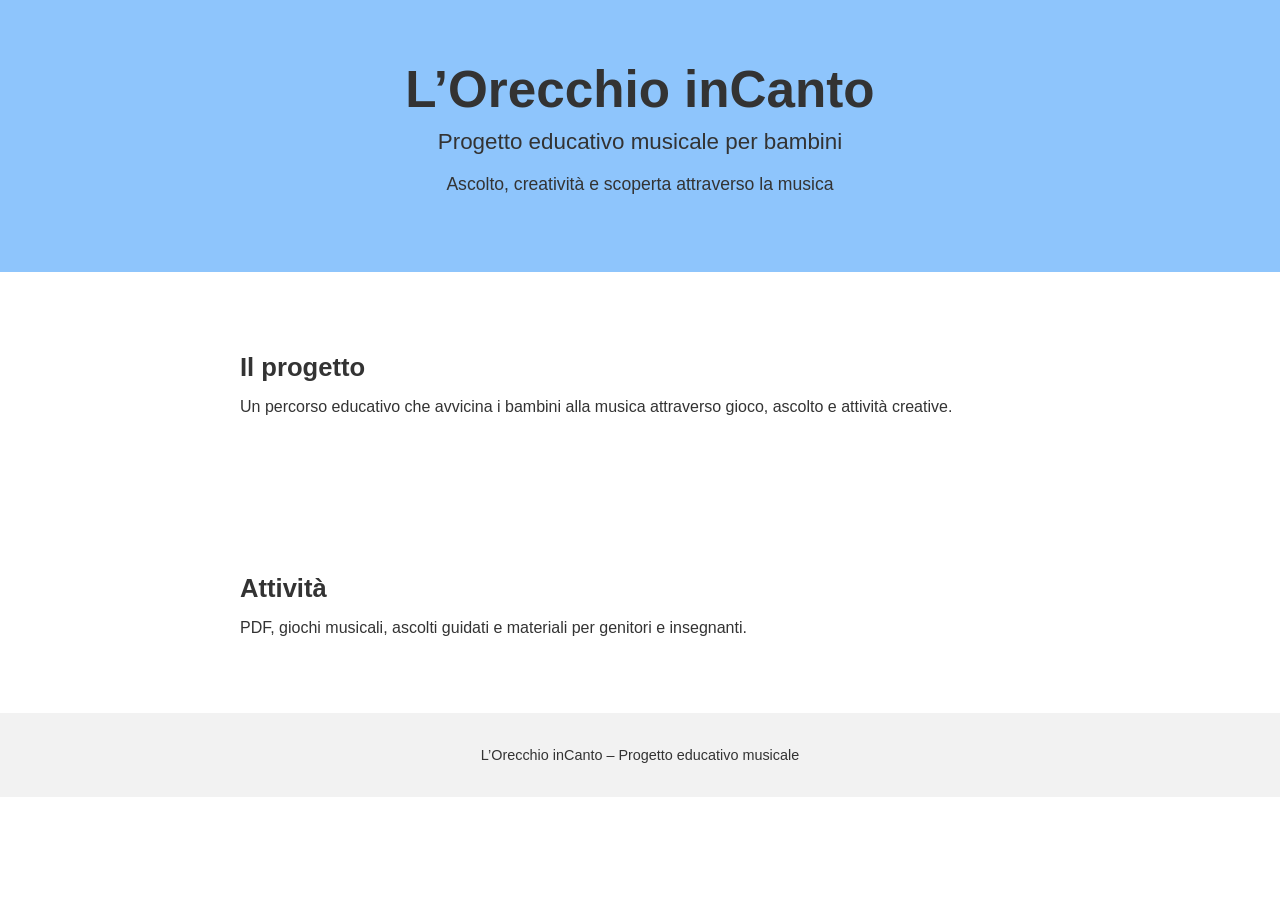
<file: index.html>
<!DOCTYPE html>
<html lang="it">
<head>
    <meta charset="UTF-8">
    <meta name="viewport" content="width=device-width, initial-scale=1.0">
    <title>L'Orecchio inCanto</title>

    <!-- COLLEGAMENTO CSS -->
    <link rel="stylesheet" href="style.css">
</head>

<body>

    <header class="hero">

        <h1>L’Orecchio inCanto</h1>

        <h2>Progetto educativo musicale per bambini</h2>

        <p>Ascolto, creatività e scoperta attraverso la musica</p>

    </header>

    <section class="content">
        <h2>Il progetto</h2>
        <p>
            Un percorso educativo che avvicina i bambini alla musica attraverso gioco, ascolto e attività creative.
        </p>
    </section>

    <section class="content">
        <h2>Attività</h2>
        <p>
            PDF, giochi musicali, ascolti guidati e materiali per genitori e insegnanti.
        </p>
    </section>

    <footer>
        <p>L’Orecchio inCanto – Progetto educativo musicale</p>
    </footer>

</body>
</html>
</file>
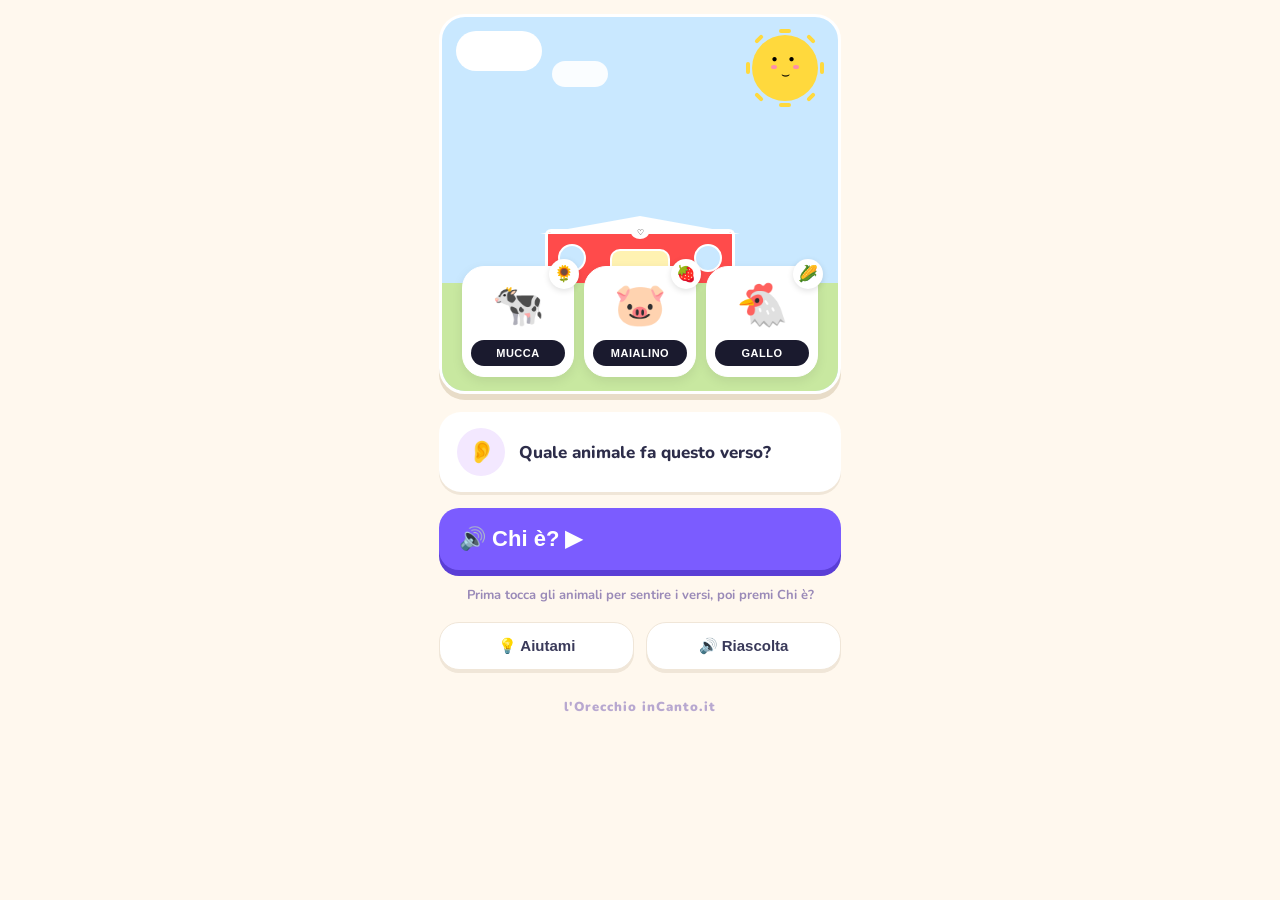
<file: play-OI-free-fattoria/index.html>
<!DOCTYPE html>
<html lang="it">
<head>
<meta charset="UTF-8">
<meta name="viewport" content="width=device-width, initial-scale=1.0">
<title>l'Orecchio inCanto</title>
<style>
@import url('https://fonts.googleapis.com/css2?family=Nunito:wght@700;800;900&display=swap');
*{box-sizing:border-box;margin:0;padding:0}
body{background:#FFF8EE;font-family:'Nunito',sans-serif;max-width:430px;margin:0 auto;padding:14px}
.card-top{position:relative;background:#C9E8FF;border-radius:26px;overflow:hidden;border:3px solid #fff;box-shadow:0 6px 0 #E8DCC8;min-height:380px}
.nuv{position:absolute;top:14px;left:14px;width:86px;height:40px;background:#fff;border-radius:30px;z-index:1}
.nuv2{position:absolute;top:44px;left:110px;width:56px;height:26px;background:#fff;border-radius:20px;z-index:1;opacity:.9}
.sole-wrap{position:absolute;top:6px;right:8px;width:90px;height:90px;z-index:2;animation:gira 12s linear infinite}
@keyframes gira{from{transform:rotate(0)}to{transform:rotate(360deg)}}
.sole{width:66px;height:66px;background:#FFD93D;border-radius:50%;margin:12px;position:relative;display:flex;align-items:center;justify-content:center}
.raggio{position:absolute;background:#FFD93D;border-radius:3px}
.r1{width:12px;height:4px;top:-6px;left:50%;transform:translateX(-50%)} .r2{width:12px;height:4px;bottom:-6px;left:50%;transform:translateX(-50%)}
.r3{width:4px;height:12px;left:-6px;top:50%;transform:translateY(-50%)} .r4{width:4px;height:12px;right:-6px;top:50%;transform:translateY(-50%)}
.r5{width:10px;height:4px;top:2px;right:2px;transform:rotate(45deg)} .r6{width:10px;height:4px;bottom:2px;left:2px;transform:rotate(45deg)}
.r7{width:10px;height:4px;top:2px;left:2px;transform:rotate(-45deg)} .r8{width:10px;height:4px;bottom:2px;right:2px;transform:rotate(-45deg)}
.sole .faccia{line-height:1;text-align:center}
.sole .occhi{font-size:10px;letter-spacing:4px}
.sole .guance{display:flex;justify-content:space-between;width:28px;margin:1px auto 0}
.sole .guance span{width:6px;height:4px;background:#FF8FA8;border-radius:50%;display:block}
.sole .bocca{font-size:14px;margin-top:-1px}
.fienile-wrap{position:absolute;bottom:108px;left:50%;transform:translateX(-50%);z-index:2}
.fienile{width:190px;height:54px;background:#FF4B4B;border:3px solid #fff;border-bottom:none;border-radius:6px 6px 0 0;position:relative}
.tetto{position:absolute;top:-16px;left:-8px;right:-8px;height:18px;background:#fff;clip-path:polygon(0 100%,50% 0,100% 100%)}
.cuore{position:absolute;top:-6px;left:50%;transform:translateX(-50%);background:#fff;width:18px;height:13px;border-radius:50%;display:flex;align-items:center;justify-content:center;font-size:8px}
.fin{position:absolute;top:12px;width:28px;height:28px;background:#C9E8FF;border:2px solid #fff;border-radius:50%}
.fin.sx{left:10px} .fin.dx{right:10px}
.porta{position:absolute;bottom:0;left:50%;transform:translateX(-50%);width:60px;height:34px;background:#FFF2B2;border:2px solid #fff;border-bottom:none;border-radius:10px 10px 0 0}
.prato{position:absolute;bottom:0;left:0;right:0;height:108px;background:#C8E8A0;z-index:1}
.animali{position:absolute;bottom:14px;left:0;right:0;display:flex;gap:10px;justify-content:center;padding:0 10px;z-index:3}
.an-card{width:112px;background:#fff;border-radius:22px;padding:8px 8px 10px;text-align:center;box-shadow:0 4px 12px rgba(0,0,0,.08);border:1.5px solid #fff;cursor:pointer;position:relative;transition:transform .15s}
.an-card:active{transform:translateY(2px)}
.an-card.wrong{animation:tremolio .5s}
.an-card.hint{animation:wiggle .6s 2}
@keyframes tremolio{0%,100%{transform:translateX(0)}15%{transform:translateX(-8px)}30%{transform:translateX(8px)}45%{transform:translateX(-6px)}60%{transform:translateX(6px)}}
.an-img{height:60px;display:flex;align-items:center;justify-content:center;font-size:42px}
.badge{position:absolute;top:-8px;right:-6px;width:30px;height:30px;background:#fff;border-radius:50%;display:flex;align-items:center;justify-content:center;font-size:16px;box-shadow:0 2px 6px rgba(0,0,0,.12)}
.an-card button{background:#1A1A2E;color:#fff;border:none;border-radius:20px;padding:7px 0;font-size:11px;font-weight:900;width:100%;margin-top:5px;letter-spacing:.5px;pointer-events:none}
.domanda{background:#fff;border-radius:22px;padding:16px 18px;display:flex;align-items:center;gap:14px;margin-top:18px;box-shadow:0 3px 0 #F0E6D8}
.domanda .ico{width:48px;height:48px;background:#F3E8FF;border-radius:50%;display:flex;align-items:center;justify-content:center;font-size:22px;flex-shrink:0}
.domanda p{font-size:17px;font-weight:800;color:#2D2D4A}
.btn-chi{width:100%;background:#7B5CFF;color:#fff;border:none;border-radius:20px;padding:18px 20px;font-size:22px;font-weight:900;margin-top:16px;box-shadow:0 6px 0 #5A3ED6;display:flex;align-items:center;justify-content:space-between;cursor:pointer}
.btn-chi:active{transform:translateY(4px);box-shadow:0 2px 0 #5A3ED6}
.hint-text{text-align:center;color:#9A8AB8;font-weight:700;font-size:13px;margin-top:16px}
.row2{display:grid;grid-template-columns:1fr 1fr;gap:12px;margin-top:18px}
.btn-b{background:#fff;border:1.5px solid #F0E6D8;border-radius:20px;padding:14px;font-weight:800;font-size:15px;box-shadow:0 3px 0 #F0E6D8;display:flex;align-items:center;justify-content:center;gap:8px;color:#3A3A5A;cursor:pointer}
.footer{margin-top:28px;text-align:center;padding-bottom:20px}
.footer .brand{font-size:13px;font-weight:900;color:#B8A8D0;letter-spacing:1px}
.msg{margin-top:14px;border-radius:18px;padding:14px 16px;animation:pop .35s;border:2.5px solid #2D2D4A}
.msg.err{background:#FFF3A0} .msg.err p{color:#5A3A00}
.msg.bravo{background:#C8FFD0} .msg.bravo p{color:#1A5A2A}
.msg p{font-weight:800;font-size:14px;line-height:1.3}
.conf{position:absolute;top:-10px;width:9px;height:12px;z-index:30;animation:caduta linear forwards}
@keyframes wiggle{0%,100%{transform:rotate(-6deg)}50%{transform:rotate(6deg)}}
@keyframes pop{0%{transform:scale(.88)}100%{transform:scale(1)}}
@keyframes caduta{0%{transform:translateY(-10px) rotate(0);opacity:1}100%{transform:translateY(380px) rotate(720deg);opacity:0}}
#confetti-wrap{position:absolute;inset:0;pointer-events:none;overflow:hidden;border-radius:26px;z-index:10}
</style>
</head>
<body>

<div class="card-top" id="scena">
  <div class="nuv"></div><div class="nuv2"></div>
  <div class="sole-wrap"><div class="sole">
    <div class="raggio r1"></div><div class="raggio r2"></div><div class="raggio r3"></div><div class="raggio r4"></div>
    <div class="raggio r5"></div><div class="raggio r6"></div><div class="raggio r7"></div><div class="raggio r8"></div>
    <div class="faccia"><div class="occhi">● ●</div><div class="guance"><span></span><span></span></div><div class="bocca">⌣</div></div>
  </div></div>
  <div class="fienile-wrap"><div class="fienile"><div class="tetto"></div><div class="cuore">♡</div><div class="fin sx"></div><div class="fin dx"></div><div class="porta"></div></div></div>
  <div class="prato"></div>
  <div class="animali">
    <div class="an-card" id="card-mucca" onclick="clickAnimale('mucca')"><div class="badge">🌻</div><div class="an-img">🐄</div><button>MUCCA</button></div>
    <div class="an-card" id="card-maialino" onclick="clickAnimale('maialino')"><div class="badge">🍓</div><div class="an-img">🐷</div><button>MAIALINO</button></div>
    <div class="an-card" id="card-gallo" onclick="clickAnimale('gallo')"><div class="badge">🌽</div><div class="an-img">🐔</div><button>GALLO</button></div>
  </div>
  <div id="confetti-wrap"></div>
</div>

<div class="domanda"><div class="ico">👂</div><p>Quale animale fa questo verso?</p></div>
<div id="msg-area"></div>

<button class="btn-chi" id="btnChi" onclick="iniziaGioco()">🔊 Chi è? ▶</button>
<div class="hint-text" id="hintText">Prima tocca gli animali per sentire i versi, poi premi Chi è?</div>
<div class="row2">
  <button class="btn-b" onclick="aiutami()">💡 Aiutami</button>
  <button class="btn-b" onclick="riAscolta()">🔊 Riascolta</button>
</div>

<div class="footer"><div class="brand">l'Orecchio inCanto.it</div></div>

<script>
const suoni = {
  mucca: new Audio('mucca.mp3'),
  maialino: new Audio('maialino.mp3'),
  gallo: new Audio('gallo.mp3')
};
let segreto=null;
let giocoAttivo=false;
let timer=null;

function nuovoSegreto(){
  const a=['mucca','maialino','gallo'];
  segreto=a[Math.floor(Math.random()*a.length)];
}
function suona(nome){
  try{ suoni[nome].currentTime=0; suoni[nome].play(); }catch(e){}
}
function mostra(tipo, testo, dura){
  clearTimeout(timer);
  const ar=document.getElementById('msg-area');
  ar.innerHTML='<div class="msg '+tipo+'"><p>'+testo+'</p></div>';
  if(dura){ timer=setTimeout(()=>{ar.innerHTML='';}, dura); }
}

// FASE 1: esplora - clicchi animali senti solo loro verso
function clickAnimale(nome){
  if(!giocoAttivo){
    // solo esplorazione
    suona(nome);
    return;
  }
  // FASE 2: gioco attivo - controlli se è giusto, senza suonare altri versi
  if(nome===segreto){
    // giusto
    const wrap=document.getElementById('confetti-wrap');
    const colori=['#FF4B4B','#FFD93D','#7B5CFF','#4DFF88','#4DB8FF'];
    for(let i=0;i<60;i++){
      const d=document.createElement('div'); d.className='conf';
      d.style.left=Math.random()*100+'%';
      d.style.background=colori[Math.floor(Math.random()*colori.length)];
      d.style.animationDuration=(1+Math.random()*1.2)+'s';
      d.style.animationDelay=Math.random()*.2+'s';
      wrap.appendChild(d); setTimeout(()=>d.remove(),2600);
    }
    suona(nome);
    mostra('bravo','Era proprio il '+segreto.toUpperCase()+'! 🎉 Complimenti!', 3000);
    giocoAttivo=false;
    document.getElementById('btnChi').innerHTML='🔊 Chi è? ▶';
    document.getElementById('hintText').textContent='Bravo! Tocca di nuovo gli animali, poi premi Chi è?';
    setTimeout(()=>{ nuovoSegreto(); document.getElementById('msg-area').innerHTML=''; }, 3000);
  }else{
    // sbagliato - solo tremolio e messaggio, non suona altro
    const card=document.getElementById('card-'+nome);
    card.classList.add('wrong'); setTimeout(()=>card.classList.remove('wrong'),600);
    mostra('err','Non era questa! Riprova... 👂', 3500);
  }
}

function iniziaGioco(){
  nuovoSegreto();
  giocoAttivo=true;
  suona(segreto);
  document.getElementById('btnChi').innerHTML='🔊 Ascolta...';
  document.getElementById('hintText').textContent='Ascolta bene! Quale animale è? Tocca la carta giusta!';
  document.getElementById('msg-area').innerHTML='';
  setTimeout(()=>{ document.getElementById('btnChi').innerHTML='🔊 Chi è? ▶'; }, 1500);
}

function riAscolta(){
  if(!segreto){ nuovoSegreto(); }
  if(!giocoAttivo){ giocoAttivo=true; document.getElementById('hintText').textContent='Ascolta bene! Quale animale è?'; }
  suona(segreto);
}

function aiutami(){
  if(!segreto){ nuovoSegreto(); giocoAttivo=true; }
  const c=document.getElementById('card-'+segreto);
  c.classList.add('hint'); setTimeout(()=>c.classList.remove('hint'),1100);
  mostra('err','Guarda bene... si muove un pochino! ✨', 3000);
}

nuovoSegreto();
</script>
</body>
</html>
</file>
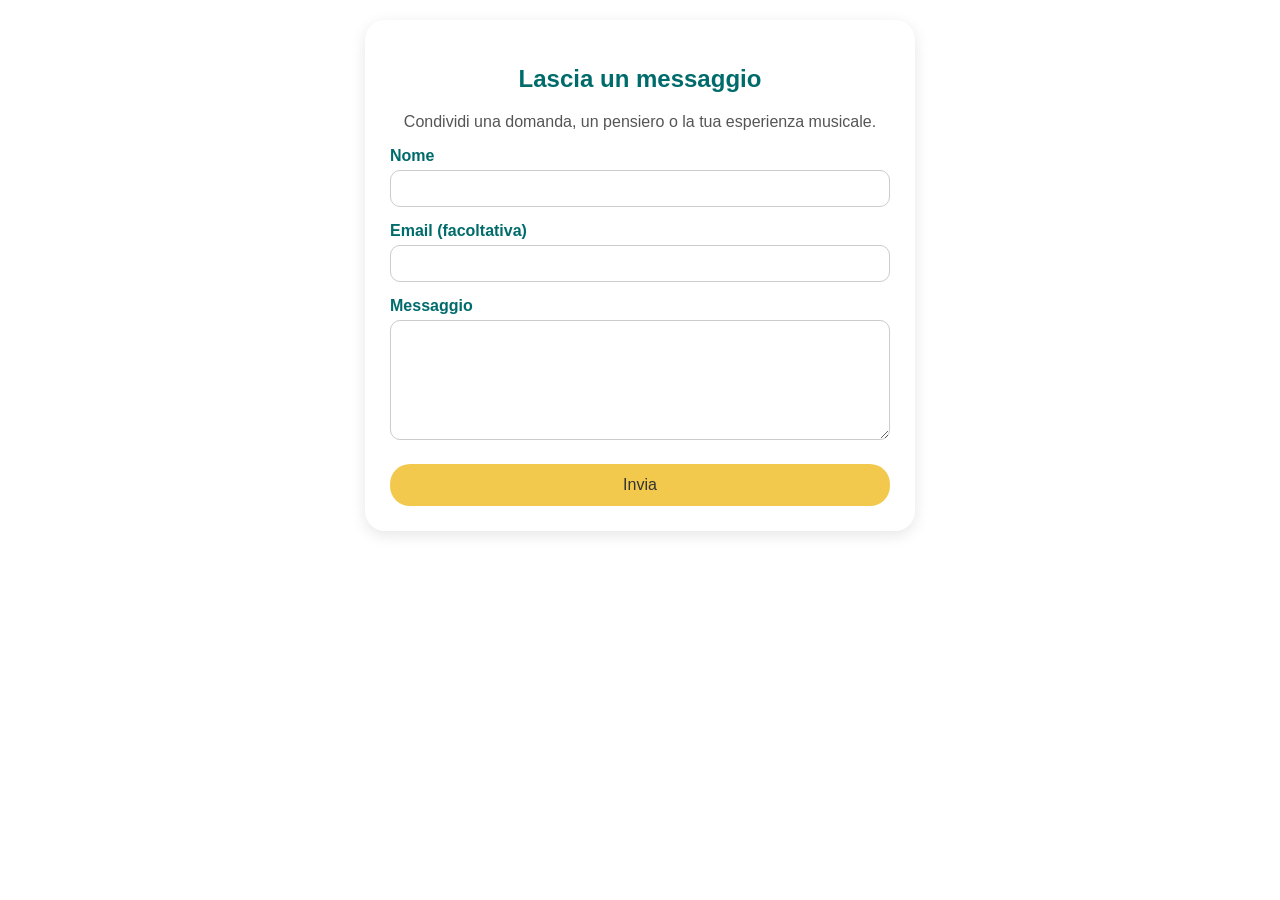
<file: messaggi.html>
<!DOCTYPE html>
<html lang="it">
<head>
    <meta charset="UTF-8">
    <meta name="viewport" content="width=device-width, initial-scale=1.0">
    <title>Lascia un messaggio - L'Orecchio inCanto</title>
    <link rel="stylesheet" href="messaggi.css">
</head>

<body>

<div class="widget-messaggi">

    <h2>Lascia un messaggio</h2>

    <p>Condividi una domanda, un pensiero o la tua esperienza musicale.</p>

    <form name="messaggi" method="POST" data-netlify="true">

        <label>Nome</label>
        <input type="text" name="nome">

        <label>Email (facoltativa)</label>
        <input type="email" name="email">

        <label>Messaggio</label>
        <textarea name="messaggio"></textarea>

        <button type="submit">Invia</button>

    </form>

</div>

</body>
</html>
</file>
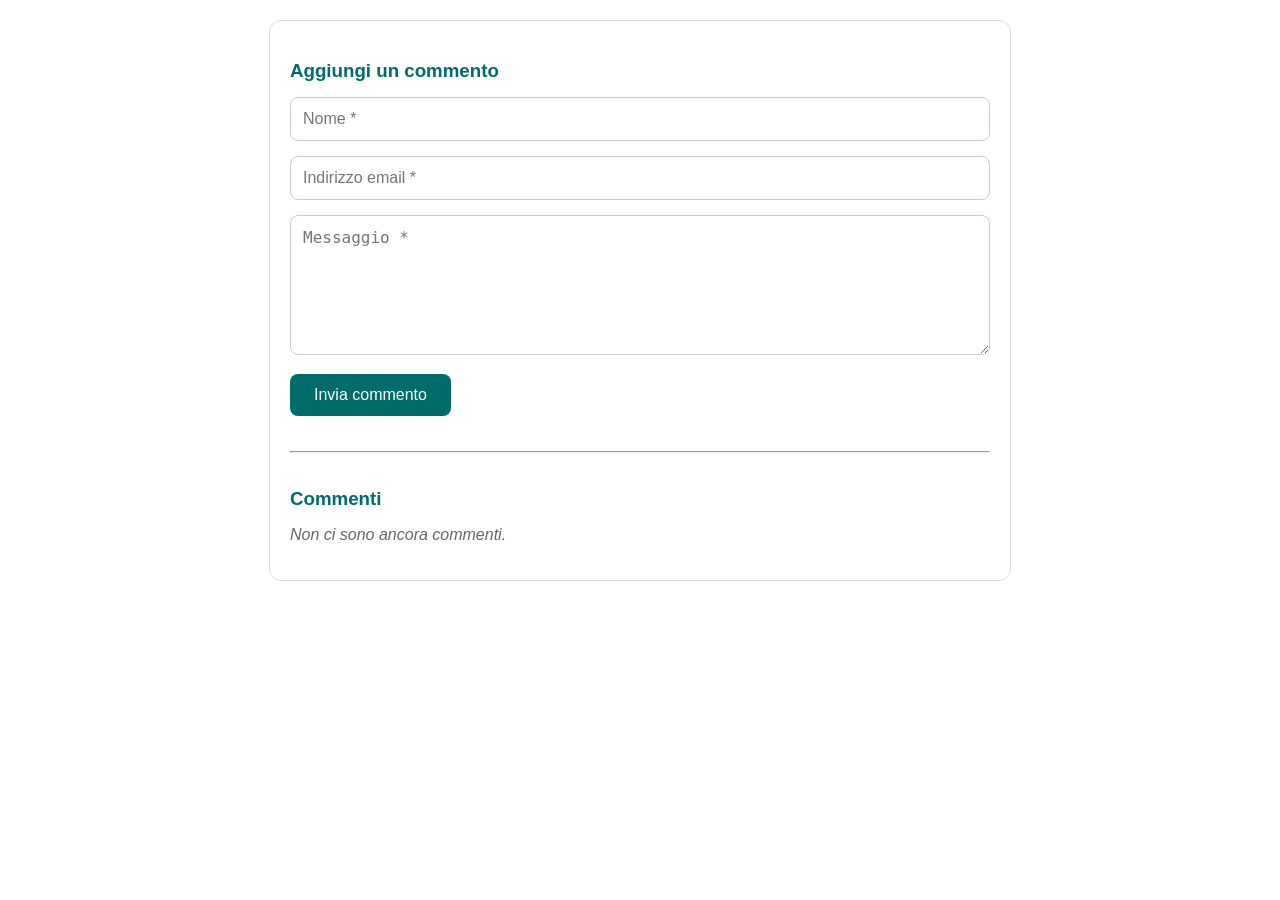
<file: widget-commenti/commenti.html>
<!DOCTYPE html>
<html lang="it">
<head>
<meta charset="UTF-8">
<meta name="viewport" content="width=device-width, initial-scale=1.0">
<title>Widget Commenti</title>

<link rel="stylesheet" href="widget-commenti/commenti.css">

</head>

<body>

<div class="commenti">

<h3>Aggiungi un commento</h3>

<form id="commentForm">

<input
type="text"
id="nome"
placeholder="Nome *"
required>

<input
type="email"
id="email"
placeholder="Indirizzo email *"
required>

<textarea
id="messaggio"
placeholder="Messaggio *"
required></textarea>

<button type="submit">
Invia commento
</button>

</form>

<hr>

<h3>Commenti</h3>

<div id="listaCommenti">
<p>Non ci sono ancora commenti.</p>
</div>

</div>

<script src="widget-commenti/commenti.js"></script>

</body>
</html>
</file>
<file: style.css>
body {
    margin: 0;
    font-family: Fredoka, sans-serif;
    color: #333;
    background-color: #ffffff;
}

/* HERO PRINCIPALE */
.hero {
    padding: 60px 20px;
    background: #8EC5FC;
    text-align: center;
}

/* TITOLO PRINCIPALE */
.hero h1 {
    font-size: 3.2em;
    margin: 0;
}

/* SOTTOTITOLO */
.hero h2 {
    font-size: 1.4em;
    margin-top: 10px;
    font-weight: normal;
}

/* TESTO */
.hero p {
    font-size: 1.1em;
    margin-top: 10px;
}

/* SEZIONI CONTENUTO */
.content {
    padding: 60px 20px;
    max-width: 800px;
    margin: auto;
}

/* TITOLI SEZIONI */
.content h2 {
    font-size: 1.6em;
    margin-bottom: 10px;
}

/* FOOTER (NO RIFERIMENTI ALLA RADIO) */
footer {
    text-align: center;
    padding: 20px;
    background: #f2f2f2;
    font-size: 0.9em;
}
</file>
<file: messaggi.css>
body {
    font-family: Arial, sans-serif;
    background: transparent;
    margin: 0;
    padding: 20px;
}

.widget-messaggi {
    max-width: 500px;
    margin: auto;
    background: #ffffff;
    padding: 25px;
    border-radius: 20px;
    box-shadow: 0 4px 15px rgba(0,0,0,0.1);
}

.widget-messaggi h2 {
    color: #006b6b;
    text-align: center;
}

.widget-messaggi p {
    text-align: center;
    color: #555;
}

label {
    display: block;
    margin-top: 15px;
    color: #006b6b;
    font-weight: bold;
}

input,
textarea {
    width: 100%;
    padding: 10px;
    margin-top: 5px;
    border: 1px solid #ccc;
    border-radius: 10px;
    box-sizing: border-box;
}

textarea {
    height: 120px;
    resize: vertical;
}

button {
    margin-top: 20px;
    width: 100%;
    padding: 12px;
    border: none;
    border-radius: 20px;
    background: #f2c94c;
    color: #333;
    font-size: 16px;
    cursor: pointer;
}

button:hover {
    opacity: 0.8;
}
</file>
<file: widget-commenti/widget-commenti/commenti.css>
body{
    margin:0;
    padding:20px;
    font-family:Arial, Helvetica, sans-serif;
    background:transparent;
}

.commenti{
    max-width:700px;
    margin:auto;
    padding:20px;
    background:#ffffff;
    border:1px solid #dddddd;
    border-radius:12px;
}

.commenti h3{
    color:#006b6b;
    margin-bottom:15px;
}

input,
textarea{
    width:100%;
    box-sizing:border-box;
    padding:12px;
    margin-bottom:15px;
    border:1px solid #cccccc;
    border-radius:8px;
    font-size:16px;
}

textarea{
    min-height:140px;
    resize:vertical;
}

button{
    background:#006b6b;
    color:white;
    border:none;
    padding:12px 24px;
    border-radius:8px;
    cursor:pointer;
    font-size:16px;
}

button:hover{
    background:#008080;
}

hr{
    margin:35px 0;
}

#listaCommenti p{
    color:#666666;
    font-style:italic;
}
</file>
